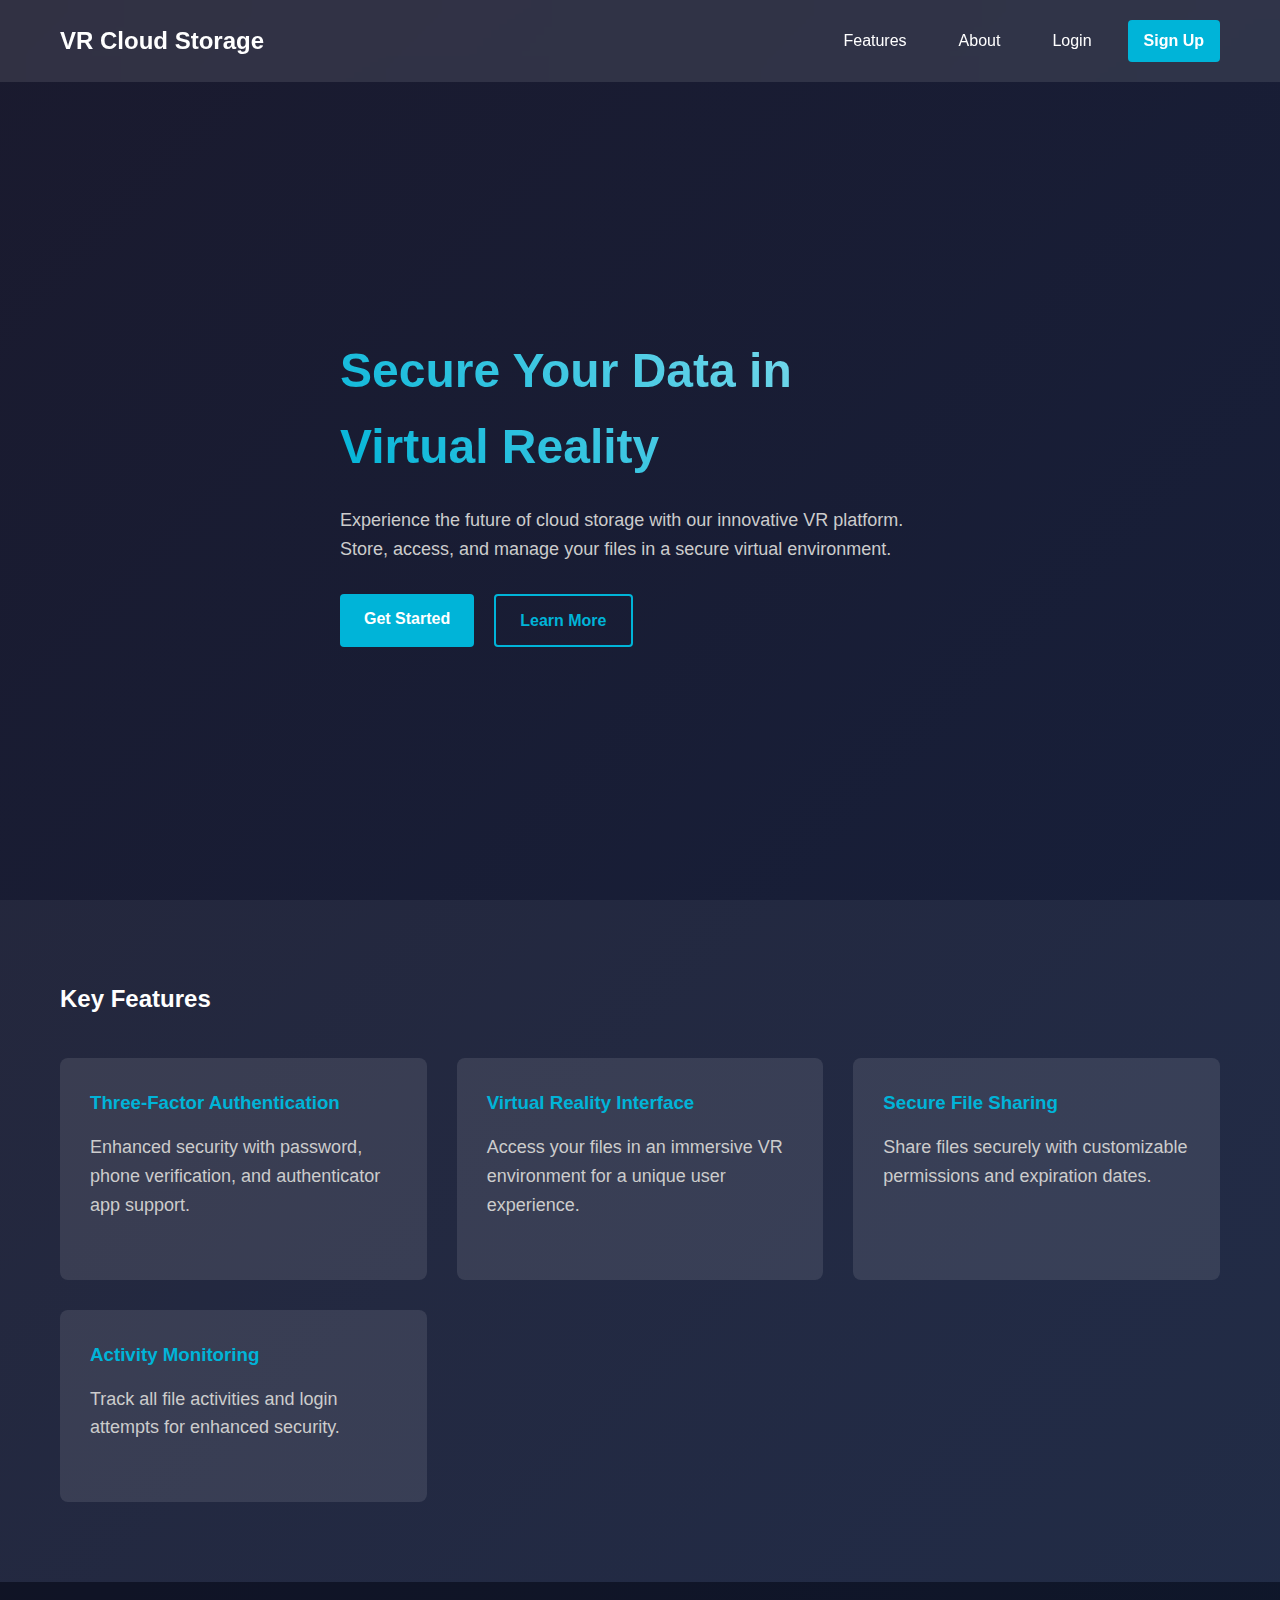
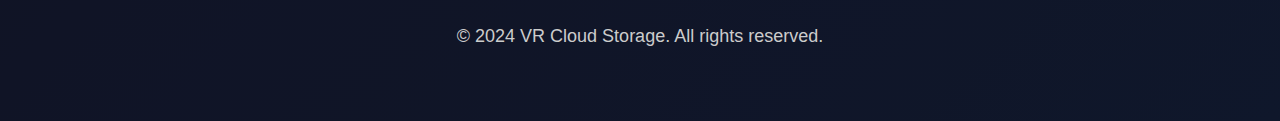
<file: index.html>
<!DOCTYPE html>
<html lang="en">
<head>
    <meta charset="UTF-8">
    <meta name="viewport" content="width=device-width, initial-scale=1.0">
    <title>VR Cloud Storage - Secure Your Data in Virtual Reality</title>
    <style>
        * {
            margin: 0;
            padding: 0;
            box-sizing: border-box;
            font-family: 'Segoe UI', Tahoma, Geneva, Verdana, sans-serif;
        }

        body {
            background: linear-gradient(135deg, #1a1a2e, #16213e);
            color: #fff;
            line-height: 1.6;
        }

        .container {
            max-width: 1200px;
            margin: 0 auto;
            padding: 0 20px;
        }

        header {
            padding: 20px 0;
            background: rgba(255, 255, 255, 0.1);
            backdrop-filter: blur(10px);
            position: fixed;
            width: 100%;
            top: 0;
            z-index: 1000;
        }

        nav {
            display: flex;
            justify-content: space-between;
            align-items: center;
        }

        .logo {
            font-size: 24px;
            font-weight: bold;
            color: #fff;
            text-decoration: none;
        }

        .nav-links {
            display: flex;
            gap: 20px;
        }

        .nav-links a {
            color: #fff;
            text-decoration: none;
            padding: 8px 16px;
            border-radius: 4px;
            transition: background 0.3s;
        }

        .nav-links a:hover {
            background: rgba(255, 255, 255, 0.1);
        }

        .hero {
            min-height: 100vh;
            display: flex;
            align-items: center;
            padding-top: 80px;
        }

        .hero-content {
            max-width: 600px;
        }

        h1 {
            font-size: 48px;
            margin-bottom: 20px;
            background: linear-gradient(45deg, #00b4d8, #90e0ef);
            -webkit-background-clip: text;
            -webkit-text-fill-color: transparent;
        }

        p {
            font-size: 18px;
            margin-bottom: 30px;
            color: #ccc;
        }

        .cta-buttons {
            display: flex;
            gap: 20px;
        }

        .btn {
            padding: 12px 24px;
            border-radius: 4px;
            text-decoration: none;
            font-weight: bold;
            transition: transform 0.3s;
        }

        .btn-primary {
            background: #00b4d8;
            color: #fff;
        }

        .btn-secondary {
            background: transparent;
            border: 2px solid #00b4d8;
            color: #00b4d8;
        }

        .btn:hover {
            transform: translateY(-2px);
        }

        .features {
            padding: 80px 0;
            background: rgba(255, 255, 255, 0.05);
        }

        .features-grid {
            display: grid;
            grid-template-columns: repeat(auto-fit, minmax(300px, 1fr));
            gap: 30px;
            margin-top: 40px;
        }

        .feature-card {
            background: rgba(255, 255, 255, 0.1);
            padding: 30px;
            border-radius: 8px;
            transition: transform 0.3s;
        }

        .feature-card:hover {
            transform: translateY(-5px);
        }

        .feature-card h3 {
            color: #00b4d8;
            margin-bottom: 15px;
        }

        footer {
            background: rgba(0, 0, 0, 0.3);
            padding: 40px 0;
            text-align: center;
        }

        @media (max-width: 768px) {
            .nav-links {
                display: none;
            }
            
            h1 {
                font-size: 36px;
            }
            
            .cta-buttons {
                flex-direction: column;
            }
        }
    </style>
</head>
<body>
    <header>
        <div class="container">
            <nav>
                <a href="#" class="logo">VR Cloud Storage</a>
                <div class="nav-links">
                    <a href="#features">Features</a>
                    <a href="#about">About</a>
                    <a href="main/login.php">Login</a>
                    <a href="main/signup.php" class="btn btn-primary">Sign Up</a>
                </div>
            </nav>
        </div>
    </header>

    <section class="hero">
        <div class="container">
            <div class="hero-content">
                <h1>Secure Your Data in Virtual Reality</h1>
                <p>Experience the future of cloud storage with our innovative VR platform. Store, access, and manage your files in a secure virtual environment.</p>
                <div class="cta-buttons">
                    <a href="main/signup.php" class="btn btn-primary">Get Started</a>
                    <a href="#features" class="btn btn-secondary">Learn More</a>
                </div>
            </div>
        </div>
    </section>

    <section id="features" class="features">
        <div class="container">
            <h2>Key Features</h2>
            <div class="features-grid">
                <div class="feature-card">
                    <h3>Three-Factor Authentication</h3>
                    <p>Enhanced security with password, phone verification, and authenticator app support.</p>
                </div>
                <div class="feature-card">
                    <h3>Virtual Reality Interface</h3>
                    <p>Access your files in an immersive VR environment for a unique user experience.</p>
                </div>
                <div class="feature-card">
                    <h3>Secure File Sharing</h3>
                    <p>Share files securely with customizable permissions and expiration dates.</p>
                </div>
                <div class="feature-card">
                    <h3>Activity Monitoring</h3>
                    <p>Track all file activities and login attempts for enhanced security.</p>
                </div>
            </div>
        </div>
    </section>

    <footer>
        <div class="container">
            <p>&copy; 2024 VR Cloud Storage. All rights reserved.</p>
        </div>
    </footer>
</body>
</html>
</file>
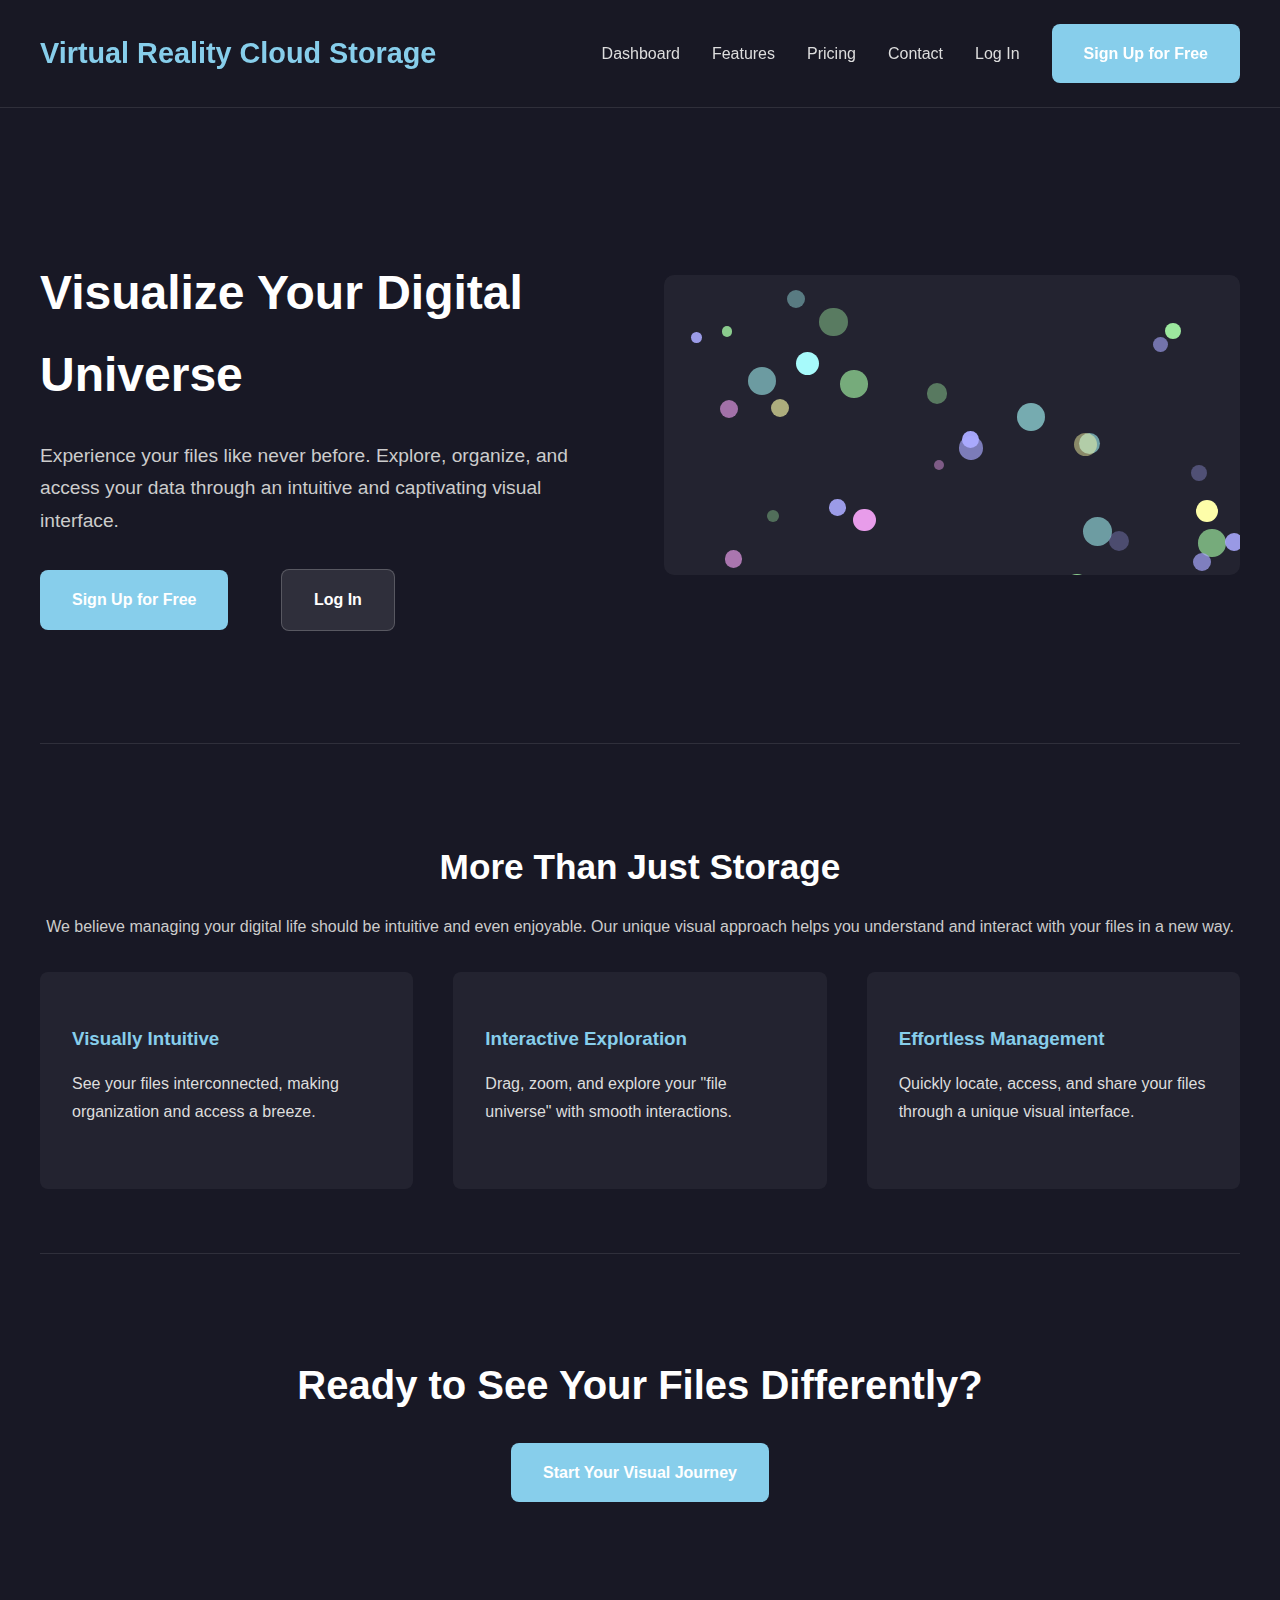
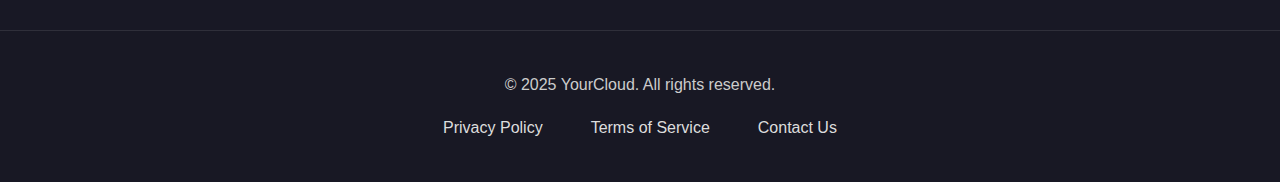
<file: main/index.html>
<!DOCTYPE html>
<html lang="en">
<head>
    <meta charset="UTF-8">
    <meta name="viewport" content="width=device-width, initial-scale=1.0">
    <title>virtual reality cloud storage - Visualize Your Files</title>
    <link rel="stylesheet" href="style.css">
</head>
<body>
    <header>
        <nav>
            <a href="[data-uri]"
            class="logo">Virtual Reality Cloud Storage</a>
            
            
            <ul>
                <li><a href="dashboard.html">Dashboard</a></li>
                <li><a href="features.html">Features</a></li>
                <li><a href="pricing.html">Pricing</a></li>
                <li><a href="contact.html">Contact</a></li>
                <li><a href="login.html">Log In</a></li>
                <li><a href="signup.html" class="button primary-button">Sign Up for Free</a></li>
            </ul>
        </nav>
    </header>
    
    

    <main>
        <section class="hero">
            <div class="hero-content">
                <h1>Visualize Your Digital Universe</h1>
                <p>Experience your files like never before. Explore, organize, and access your data through an intuitive and captivating visual interface.</p>
                <div class="cta-buttons">
                    <a href="signup.html" class="button primary-button">Sign Up for Free</a>
                    <a href="login.html" class="button secondary-button">Log In</a>
                </div>
            </div>
            <div class="hero-visual">
                <div id="constellation-container">
                    </div>
            </div>
        </section>
        

        <section class="value-proposition">
            <h2>More Than Just Storage</h2>
            <p>We believe managing your digital life should be intuitive and even enjoyable. Our unique visual approach helps you understand and interact with your files in a new way.</p>
            <div class="value-points">
                <div class="point">
                    <h3>Visually Intuitive</h3>
                    <p>See your files interconnected, making organization and access a breeze.</p>
                </div>
                <div class="point">
                    <h3>Interactive Exploration</h3>
                    <p>Drag, zoom, and explore your "file universe" with smooth interactions.</p>
                </div>
                <div class="point">
                    <h3>Effortless Management</h3>
                    <p>Quickly locate, access, and share your files through a unique visual interface.</p>
                </div>
            </div>
        </section>

        <section class="cta-bottom">
            <h2>Ready to See Your Files Differently?</h2>
            <a href="signup.html" class="button primary-button">Start Your Visual Journey</a>
        </section>
    </main>

    <footer>
        <p>&copy; 2025 YourCloud. All rights reserved.</p>
        <ul>
            <li><a href="/privacy">Privacy Policy</a></li>
            <li><a href="/terms">Terms of Service</a></li>
            <li><a href="/contact">Contact Us</a></li>
        </ul>
    </footer>
    

    <script src="main.js"></script>
</body>
</html>
</file>
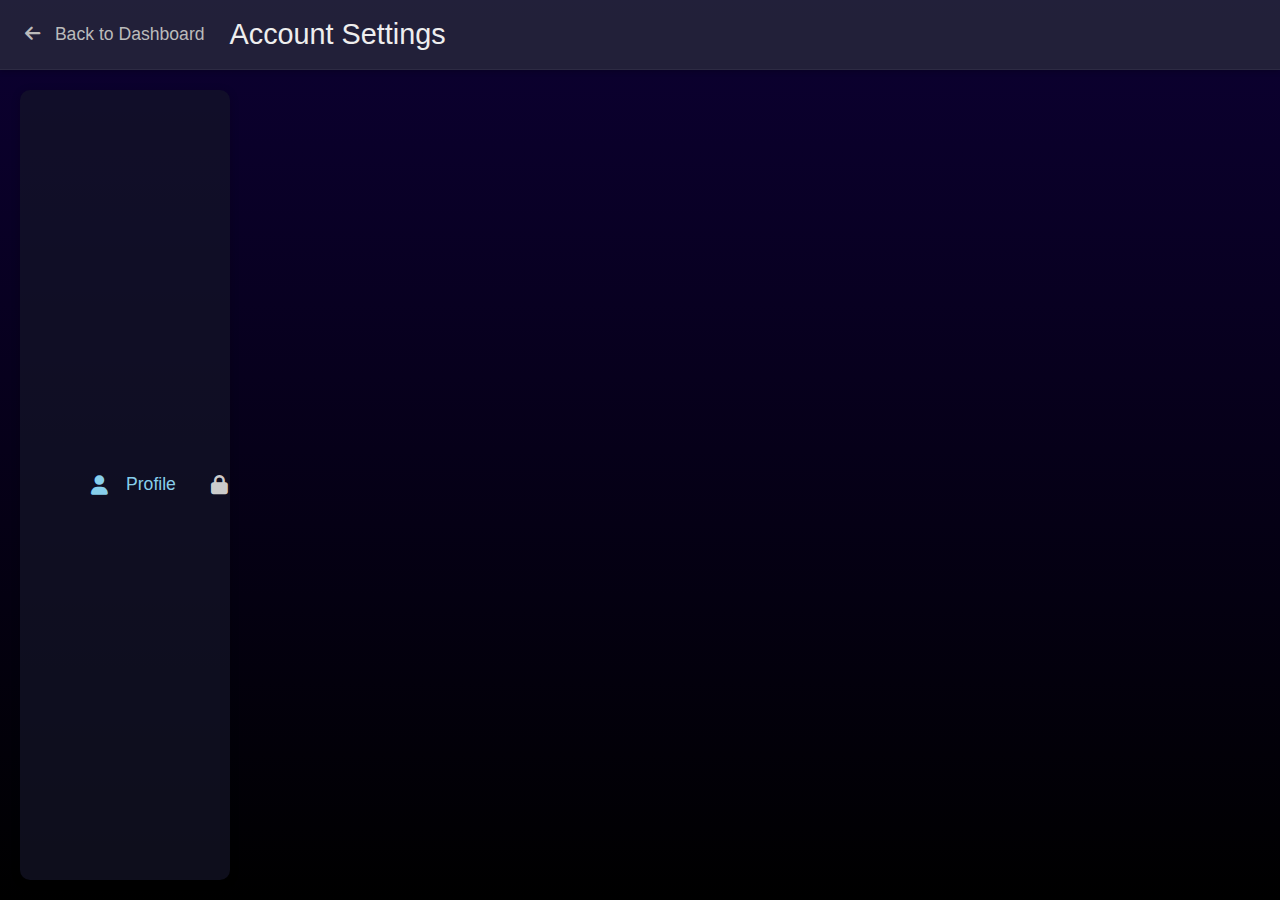
<file: main/settings.html>
<!DOCTYPE html>
<html lang="en">
<head>
    <meta charset="UTF-8">
    <meta name="viewport" content="width=device-width, initial-scale=1.0">
    <title>Account Settings - YourCloud</title>
    <link rel="stylesheet" href="style.css">
    <link rel="stylesheet" href="settings.css">
    <link rel="stylesheet" href="https://cdnjs.cloudflare.com/ajax/libs/font-awesome/6.0.0-beta3/css/all.min.css">
</head>
<body>
    <div class="settings-container">
        <header class="settings-header">
            <a href="dashboard.html" class="back-button"><i class="fas fa-arrow-left"></i> Back to Dashboard</a>
            <h1>Account Settings</h1>
        </header>

        <main class="settings-main">
            <nav class="settings-nav">
                <ul>
                    <li class="active" data-section="profile"><a href="#"><i class="fas fa-user fa-fw"></i> Profile</a></li>
                    <li data-section="security"><a href="#"><i class="fas fa-lock fa-fw"></i> Security</a></li>
                    <li data-section="notifications"><a href="#"><i class="fas fa-bell fa-fw"></i> Notifications</a></li>
                    <li data-section="appearance"><a href="#"><i class="fas fa-eye fa-fw"></i> Appearance</a></li>
                    <li data-section="billing"><a href="#"><i class="fas fa-credit-card fa-fw"></i> Billing</a></li>
                </ul>
            </nav>

            <section id="profile" class="settings-section active">
                <h2>Profile Information</h2>
                <div class="setting-group">
                    <label for="username">Username:</label>
                    <input type="text" id="username" value="User Name">
                </div>
                <div class="setting-group">
                    <label for="email">Email:</label>
                    <input type="email" id="email" value="user@example.com">
                </div>
                <div class="setting-group">
                    <label for="name">Full Name:</label>
                    <input type="text" id="name" value="User Name">
                </div>
                <button class="save-button">Save Changes</button>
            </section>

             <section id="security" class="settings-section">
                <h2>Security Settings</h2>
                <div class="setting-group">
                    <label for="password">Password:</label>
                    <input type="password" id="password" value="********">
                    <button class="change-password-button">Change Password</button>
                </div>
                <div class="setting-group">
                     <label for="two-factor">Two-Factor Authentication:</label>
                    <label class="switch">
                        <input type="checkbox" id="two-factor" checked>
                        <span class="slider round"></span>
                    </label>
                 </div>
                <button class="save-button">Save Changes</button>
            </section>

            <section id="notifications" class="settings-section">
                <h2>Notification Preferences</h2>
                <div class="setting-group">
                    <label>Email Notifications:</label>
                    <label class="switch">
                        <input type="checkbox" checked>
                        <span class="slider round"></span>
                    </label>
                </div>
                <div class="setting-group">
                    <label>Push Notifications:</label>
                    <label class="switch">
                        <input type="checkbox">
                        <span class="slider round"></span>
                    </label>
                </div>
                <button class="save-button">Save Changes</button>
            </section>

            <section id="appearance" class="settings-section">
                <h2>Appearance</h2>
                 <div class="setting-group">
                    <label for="theme">Theme:</label>
                    <select id="theme">
                        <option value="light">Light</option>
                        <option value="dark" selected>Dark</option>
                        <option value="cosmic">Cosmic</option>
                    </select>
                </div>
                <button class="save-button">Save Changes</button>
            </section>

             <section id="billing" class="settings-section">
                <h2>Billing Information</h2>
                <p>Your current plan: Premium</p>
                <p>Next billing date: 2025-05-15</p>
                <button class="change-payment-button">Change Payment Method</button>
             </section>
        </main>
    </div>

    <script src="settings.js"></script>
</body>
</html>
</file>
<file: main/style.css>
body {
  font-family: 'Segoe UI', Tahoma, Geneva, Verdana, sans-serif;
  margin: 0;
  line-height: 1.7;
  color: #eee; /* Light text for a darker background */
  background-color: #181825; /* Dark, space-like background */
  overflow-x: hidden; /* Prevent horizontal scroll */
}

header {
  background-color: rgba(24, 24, 37, 0.9); /* Dark, slightly transparent header */
  padding: 1.5rem 2rem;
  border-bottom: 1px solid rgba(255, 255, 255, 0.1);
  position: sticky;
  top: 0;
  z-index: 100;
}

nav {
  display: flex;
  justify-content: space-between;
  align-items: center;
  max-width: 1200px;
  margin: 0 auto;
}

.logo {
  font-size: 1.8rem;
  font-weight: bold;
  color: #87ceeb; /* Sky blue accent */
  text-decoration: none;
}

nav ul {
  list-style: none;
  padding: 0;
  margin: 0;
  display: flex;
  align-items: center;
}

nav ul li {
  margin-left: 2rem;
}

nav ul li a {
  text-decoration: none;
  color: #ddd;
  transition: color 0.3s ease;
}

nav ul li a:hover {
  color: #87ceeb;
}

.button {
  display: inline-block;
  padding: 1rem 2rem;
  border-radius: 8px;
  text-decoration: none;
  color: white;
  font-weight: bold;
  transition: background-color 0.3s ease;
}

.primary-button {
  background-color: #87ceeb;
}

.primary-button:hover {
  background-color: #6495ed;
}

.secondary-button {
  background-color: rgba(255, 255, 255, 0.1);
  margin-left: 1.5rem;
  border: 1px solid rgba(255, 255, 255, 0.2);
}

.secondary-button:hover {
  background-color: rgba(255, 255, 255, 0.25);
}

main {
  max-width: 1200px;
  margin: 3rem auto;
  padding: 0 2rem;
}

.hero {
  display: flex;
  align-items: center;
  justify-content: space-between;
  padding: 4rem 0;
}

.hero-content {
  flex: 1;
  margin-right: 3rem;
}

.hero-content h1 {
  font-size: 3rem;
  font-weight: bold;
  margin-bottom: 1.5rem;
  color: white;
}

.hero-content p {
  font-size: 1.2rem;
  color: #ccc;
  margin-bottom: 2rem;
}

.cta-buttons a {
  margin-right: 1.5rem;
}

.hero-visual {
  flex: 1;
  height: 300px; /* Adjust as needed */
  background-color: rgba(255, 255, 255, 0.05);
  border-radius: 10px;
  display: flex;
  justify-content: center;
  align-items: center;
  overflow: hidden; /* Clip the constellation within */
}

#constellation-container {
  position: relative;
  width: 100%;
  height: 100%;
}

.value-proposition {
  padding: 4rem 0;
  text-align: center;
  border-top: 1px solid rgba(255, 255, 255, 0.1);
  border-bottom: 1px solid rgba(255, 255, 255, 0.1);
  margin-top: 3rem;
}

.value-proposition h2 {
  font-size: 2.2rem;
  color: white;
  margin-bottom: 1rem;
}

.value-proposition p {
  color: #ccc;
  margin-bottom: 2rem;
}

.value-points {
  display: grid;
  grid-template-columns: repeat(auto-fit, minmax(280px, 1fr));
  gap: 2.5rem;
  margin-top: 2rem;
}

.value-points .point {
  padding: 2rem;
  background-color: rgba(255, 255, 255, 0.05);
  border-radius: 8px;
  text-align: left;
}

.value-points .point h3 {
  color: #87ceeb;
  margin-bottom: 0.8rem;
}

.value-points .point p {
  color: #ddd;
}

.cta-bottom {
  text-align: center;
  padding: 4rem 0;
}

.cta-bottom h2 {
  font-size: 2.5rem;
  color: white;
  margin-bottom: 1.5rem;
}

footer {
  background-color: rgba(24, 24, 37, 0.9);
  color: #ccc;
  padding: 1.5rem 2rem;
  text-align: center;
  margin-top: 4rem;
  border-top: 1px solid rgba(255, 255, 255, 0.1);
}

footer ul {
  list-style: none;
  padding: 0;
  margin: 1rem 0;
  display: flex;
  justify-content: center;
}

footer ul li {
  margin: 0 1.5rem;
}

footer ul li a {
  color: #ddd;
  text-decoration: none;
  transition: color 0.3s ease;
}

footer ul li a:hover {
  color: #87ceeb;
}

/* Responsive Design */
@media (max-width: 768px) {
  nav {
      flex-direction: column;
      align-items: flex-start;
  }

  nav ul {
      margin-top: 1rem;
      flex-direction: column;
      align-items: flex-start;
  }

  nav ul li {
      margin-left: 0;
      margin-bottom: 0.8rem;
  }
  

  .hero {
      flex-direction: column;
      text-align: center;
  }

  .hero-content {
      margin-right: 0;
      margin-bottom: 3rem;
  }

  .cta-buttons {
      flex-direction: column;
      align-items: center;
  }

  .cta-buttons a {
      margin-right: 0;
      margin-bottom: 1rem;
  }

  .hero-visual {
      width: 80%;
      margin: 0 auto;
  }

  .value-points {
      grid-template-columns: 1fr;
  }
}
</file>
<file: main/settings.css>
body {
    font-family: 'Segoe UI', Tahoma, Geneva, Verdana, sans-serif;
    margin: 0;
    background: linear-gradient(to bottom, #0c0032, #000000); /* Deep space gradient */
    color: #eee;
    overflow-y: auto; /* Allow scrolling if content is long */
}

.settings-container {
    display: grid;
    grid-template-columns: 250px 1fr;
    grid-template-rows: 70px 1fr;
    height: 100vh; /* Full viewport height */
}

.settings-header {
    grid-column: 1 / -1;
    background-color: rgba(40, 40, 60, 0.8);
    display: flex;
    align-items: center;
    padding: 0 25px;
    border-bottom: 1px solid rgba(255, 255, 255, 0.05);
    box-shadow: 0 2px 5px rgba(0, 0, 0, 0.2);
    z-index: 10; /* Ensure header stays on top */
}

.settings-header h1 {
    margin: 0;
    font-size: 1.8rem;
    font-weight: 400;
}

.back-button {
    color: #bbb;
    text-decoration: none;
    margin-right: 25px;
    font-size: 1.1rem;
    transition: color 0.2s ease-in-out;
}

.back-button:hover {
    color: #87ceeb;
}

.back-button i {
    margin-right: 10px;
}

.settings-main {
    padding: 25px;
    background: rgba(20, 20, 40, 0.7);
    border-radius: 10px;
    box-shadow: 0 2px 10px rgba(0, 0, 0, 0.2);
    margin: 20px;
    overflow-y: auto; /* Scrollable content */
    display: flex;
}

.settings-nav {
    width: 230px;
    margin-right: 30px;
    border-right: 1px solid rgba(255, 255, 255, 0.05);
    padding-right: 20px;
}

.settings-nav ul {
    list-style: none;
    padding: 0;
    margin: 0;
}

.settings-nav li a {
    display: flex;
    align-items: center;
    padding: 1rem 0;
    color: #ccc;
    text-decoration: none;
    font-size: 1.1rem;
    transition: color 0.2s ease-in-out, padding-left 0.2s ease-in-out;
}

.settings-nav li.active a,
.settings-nav li a:hover {
    color: #87ceeb;
    padding-left: 10px;
}

.settings-nav li a i {
    margin-right: 15px;
    font-size: 1.2rem;
}

.settings-section {
    flex-grow: 1;
    display: none; /* Initially hide all sections */
    opacity: 0;
    transform: translateY(20px);
    transition: opacity 0.3s ease-in-out, transform 0.3s ease-in-out;
}

.settings-section.active {
    display: block; /* Show the active section */
    opacity: 1;
    transform: translateY(0);
}

.settings-section h2 {
    font-size: 1.6rem;
    font-weight: 400;
    margin-bottom: 20px;
}

.setting-group {
    margin-bottom: 20px;
}

.setting-group label {
    display: block;
    font-size: 1.1rem;
    margin-bottom: 5px;
    opacity: 0.9;
}

.setting-group input[type="text"],
.setting-group input[type="email"],
.setting-group input[type="password"],
.setting-group select {
    padding: 0.8rem 1.2rem;
    border: none;
    border-radius: 8px;
    background-color: #333;
    color: #eee;
    font-size: 1.1rem;
    width: 100%;
    max-width: 400px;
    outline: none;
    transition: box-shadow 0.2s ease-in-out;
}

.setting-group input[type="text"]:focus,
.setting-group input[type="email"]:focus,
.setting-group input[type="password"]:focus,
.setting-group select:focus {
    box-shadow: 0 0 5px #87ceeb;
}

.save-button, .change-password-button, .change-payment-button {
    background-color: #6495ed;
    color: white;
    border: none;
    padding: 0.8rem 1.5rem;
    border-radius: 8px;
    cursor: pointer;
    font-size: 1.1rem;
    transition: background-color 0.2s ease-in-out, transform 0.1s ease-in-out;
    box-shadow: 0 2px 4px rgba(0, 0, 0, 0.1);
    margin-top: 15px;
}

.save-button:hover, .change-password-button:hover, .change-payment-button:hover {
    background-color: #87ceeb;
    transform: scale(1.03);
}

/* Switch Styles */
.switch {
    position: relative;
    display: inline-block;
    width: 60px;
    height: 34px;
}

.switch input {
    opacity: 0;
    width: 0;
    height: 0;
}

.slider {
    position: absolute;
    cursor: pointer;
    top: 0;
    left: 0;
    right: 0;
    bottom: 0;
    background-color: #ccc;
    transition: .4s;
    border-radius: 34px;
}

.slider:before {
    position: absolute;
    content: "";
    height: 26px;
    width: 26px;
    left: 4px;
    bottom: 4px;
    background-color: white;
    transition: .4s;
    border-radius: 50%;
}

input:checked + .slider {
    background-color: #6495ed;
}

input:focus + .slider {
    box-shadow: 0 0 1px #6495ed;
}

input:checked + .slider:before {
    transform: translateX(26px);
}
</file>
